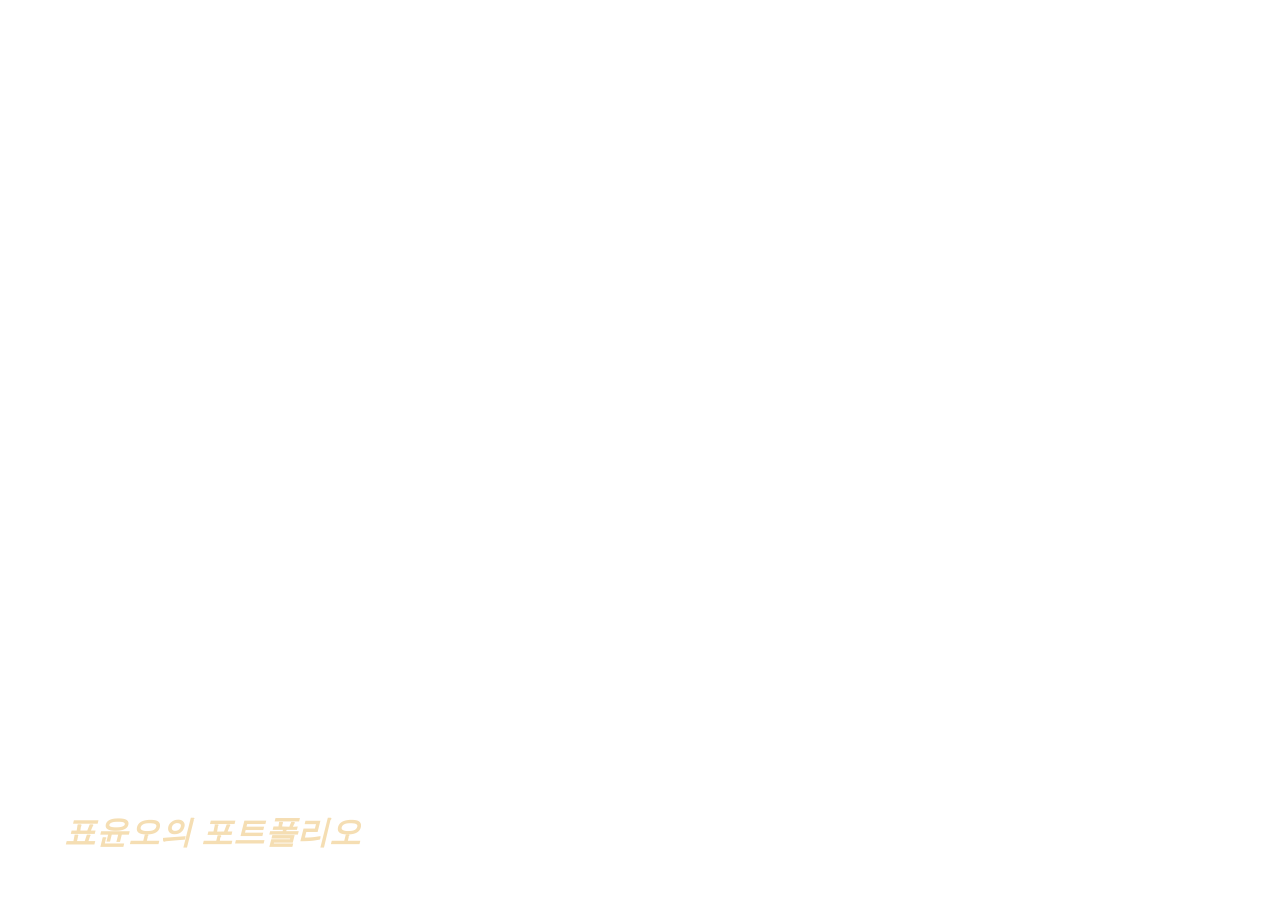
<file: index.html>
<!doctype html>
<html lang="ko">
  <head>
    <meta charset="UTF-8" />
    <meta http-equiv="X-UA-Compatible" content="IE=edge" />
    <meta name="viewport" content="width=device-width, initial-scale=1.0" />
    <meta name="description" content="게임 개발 교육 사이트" />
    <meta name="author" content="게임 개발 교육 팀" />
    <meta name="keywords" content="게임 개발, 교육, 튜토리얼" />

    <meta property="og:type" content="website" />
    <meta property="og:site_name" content="표윤오의 문서창고" />
    <meta property="og:title" content="intro" />
    <meta property="og:description" content="게임 기획서 모음!" />
    <meta property="og:image" content="./name_seo.png" />

    <!-- <meta property="og:image:width" content="1200" />
    <meta property="og:image:height" content="630" /> -->

    <!-- 자신의 홈페이지 주소로 URL을 변경할 것!!! -->
    <meta property="og:url" content="https://sbsgameacademy01.netlify.app" />
    <link rel="stylesheet" href="/main.css" />
    <link rel="icon" type="image/x-icon" href="/favicon.ico" />
    <title>Intro</title>
  </head>

  <body>
    <div style="position: fixed; z-index: -1; width: 100%; height: 100%">
      <iframe 
          width="100%" 
          height="100%" 
          src="https://www.youtube.com/embed/2KbpXbsqH84?si=MGAOwqonzY-Dx4-i&autoplay=1&mute=1&loop=1&playlist=2KbpXbsqH84"
          title="YouTube video player" frameborder="0"
          allow="accelerometer; autoplay; clipboard-write; encrypted-media; gyroscope; picture-in-picture; web-share"
          referrerpolicy="strict-origin-when-cross-origin" allowfullscreen>
      </iframe>
      <!-- <iframe 
        width="100%" 
        height="100%" 
        src="https://www.youtube.com/embed/QhTJUwpaj50?si=1dVtHrXPAYajFmL2&autoplay=1&mute=1&loop=1&playlist=QhTJUwpaj50" 
        title="YouTube video player" 
        frameborder="0" 
        allow="accelerometer; autoplay; clipboard-write; encrypted-media; gyroscope; picture-in-picture; web-share" 
        referrerpolicy="strict-origin-when-cross-origin" 
        allowfullscreen>
      </iframe> -->
      <!-- <iframe
        width="100%"
        height="100%"
        src="https://www.youtube.com/embed/Vo7dmyj6tOk?si=lH3Lf0yAweDdw3IH&autoplay=1&mute=1&loop=1&playlist=Vo7dmyj6tOk" 
        title="YouTube video player"
        frameborder="0"
        allow="
          accelerometer;
          autoplay;
          clipboard-write;
          encrypted-media;
          gyroscope;
          picture-in-picture;
          web-share;
        "
        referrerpolicy="strict-origin-when-cross-origin"
        allowfullscreen
      >
      </iframe> -->
      
      <!-- <iframe 
        width="560" height="315" 
        src="https://www.youtube.com/embed/qZijew4BVvs?si=rllbqYjTH1FqHyXT&autoplay=1&mute=1&loop=1&playlist=qZijew4BVvs" 
        title="YouTube video player" frameborder="0" 
        allow="accelerometer; autoplay; clipboard-write; encrypted-media; gyroscope; picture-in-picture; web-share" 
        referrerpolicy="strict-origin-when-cross-origin" allowfullscreen>
      </iframe> -->

    </div>
    <div>
      <a id="portfolio-link" href="/pages/index.html">표윤오의 포트폴리오</a>
      <!-- <a id="pl" href="/pages/index.html">YYY의 포트폴리오</a> -->
    </div>
  </body>
</html>
</file>
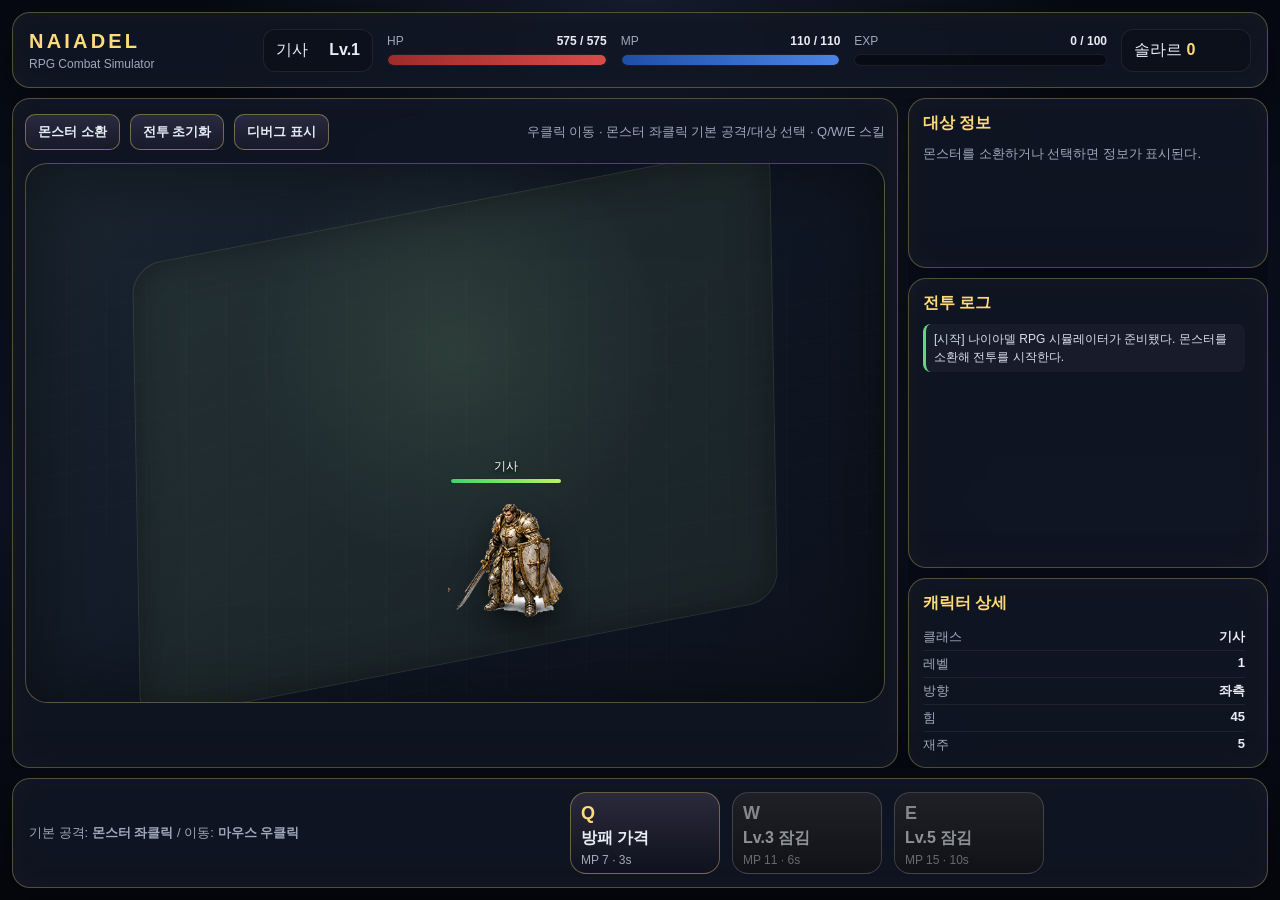
<file: contents/naiadel_simulator_v6/index.html>
<!doctype html>
<html lang="ko">
<head>
  <meta charset="utf-8" />
  <meta name="viewport" content="width=device-width, initial-scale=1" />
  <title>NAIADEL RPG Simulator</title>
  <link rel="stylesheet" href="style.css" />
</head>
<body>
  <div id="app">
    <header class="top-hud">
      <div class="brand">
        <span class="brand-mark">NAIADEL</span>
        <span class="brand-sub">RPG Combat Simulator</span>
      </div>
      <div class="hud-stat identity">
        <span id="className">기사</span>
        <strong>Lv.<span id="playerLevel">1</span></strong>
      </div>
      <div class="bar-group">
        <div class="bar-label"><span>HP</span><strong id="hpText">0 / 0</strong></div>
        <div class="bar hp"><span id="hpBar"></span></div>
      </div>
      <div class="bar-group">
        <div class="bar-label"><span>MP</span><strong id="mpText">0 / 0</strong></div>
        <div class="bar mp"><span id="mpBar"></span></div>
      </div>
      <div class="bar-group exp-group">
        <div class="bar-label"><span>EXP</span><strong id="expText">0 / 100</strong></div>
        <div class="bar exp"><span id="expBar"></span></div>
      </div>
      <div class="hud-stat solar">솔라르 <strong id="solarText">0</strong></div>
    </header>

    <main class="layout">
      <section class="field-panel">
        <div class="field-toolbar">
          <button id="spawnBtn">몬스터 소환</button>
          <button id="resetCombatBtn">전투 초기화</button>
          <button id="debugBtn" aria-pressed="false">디버그 표시</button>
          <span class="hint">우클릭 이동 · 몬스터 좌클릭 기본 공격/대상 선택 · Q/W/E 스킬</span>
        </div>
        <div id="battlefield" class="battlefield" oncontextmenu="return false;">
          <div class="field-grid"></div>
          <div id="rangeLayer" class="range-layer"></div>
          <div id="fxLayer" class="fx-layer"></div>
          <div id="playerUnit" class="unit player"></div>
          <div id="monsterUnit" class="unit monster hidden"></div>
          <div id="moveMarker" class="move-marker hidden"></div>
        </div>
      </section>

      <aside class="side-panel">
        <section class="panel-card target-card">
          <h2>대상 정보</h2>
          <div id="targetInfo" class="target-info empty">몬스터를 소환하거나 선택하면 정보가 표시된다.</div>
        </section>

        <section class="panel-card log-card">
          <h2>전투 로그</h2>
          <div id="combatLog" class="combat-log"></div>
        </section>

        <section class="panel-card details-card">
          <h2>캐릭터 상세</h2>
          <div id="characterDetails" class="details-grid"></div>
        </section>
      </aside>
    </main>

    <footer class="bottom-hud">
      <div class="input-help">기본 공격: <strong>몬스터 좌클릭</strong> / 이동: <strong>마우스 우클릭</strong></div>
      <div id="skillSlots" class="skill-slots"></div>
    </footer>
  </div>

  <script src="game.js"></script>
</body>
</html>
</file>
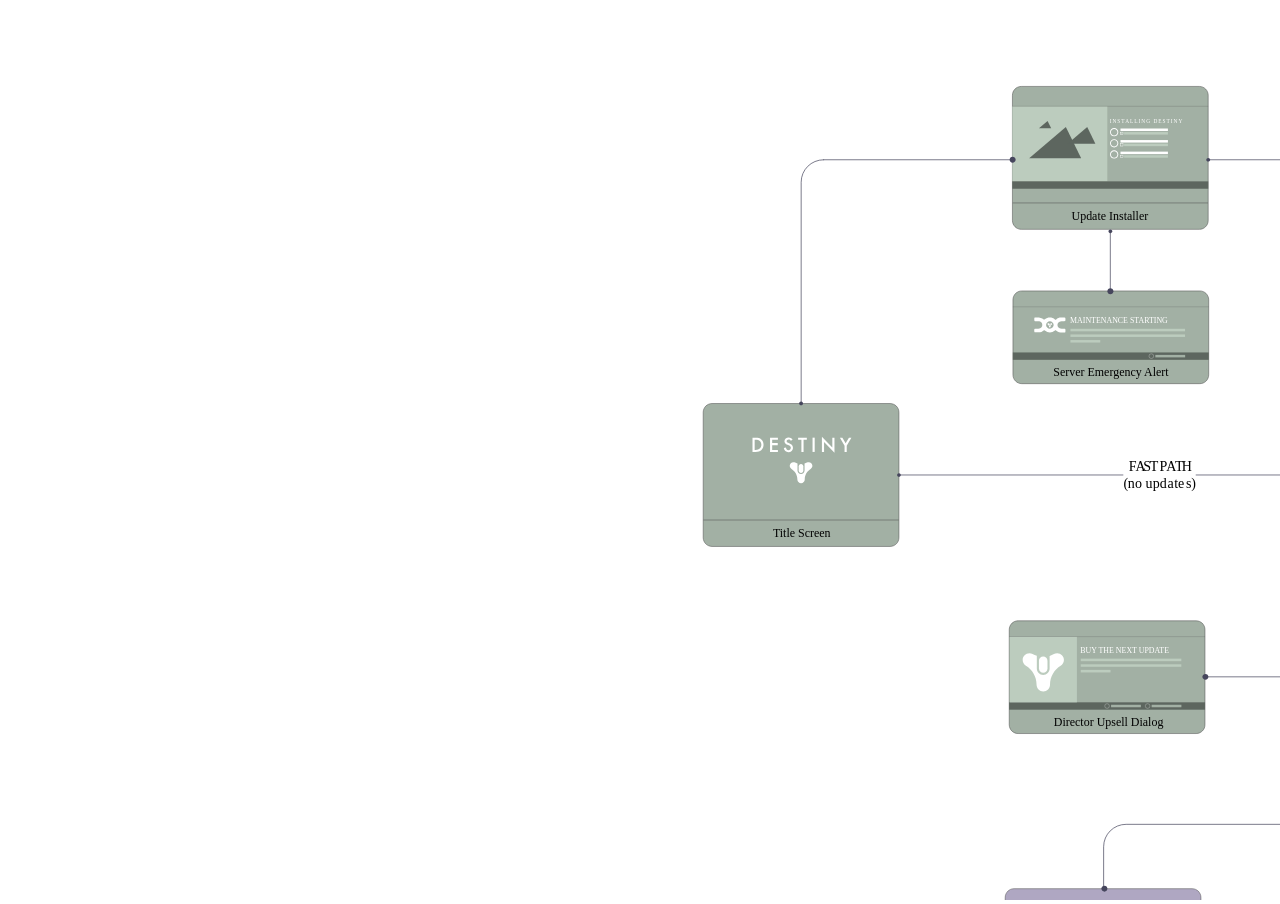
<file: pages/page11.html>
<!doctype html>
<html lang="ko">
  <head>
    <meta charset="UTF-8" />
    <meta name="viewport" content="width=device-width, initial-scale=1.0" />
    <title>문서1</title>
    <style>
      #myPDF {
        width: 100%;
        height: 100vh;
      }

      body {
        margin: 0;
        padding: 0;
        overflow: hidden;
      }
    </style>
  </head>
  <body>
    <iframe
      title="document"
      id="myPDF"
      src="/contents/Destiny_flowchart_v9.svg"
      frameborder="0"
    ></iframe>
  </body>
</html>
</file>
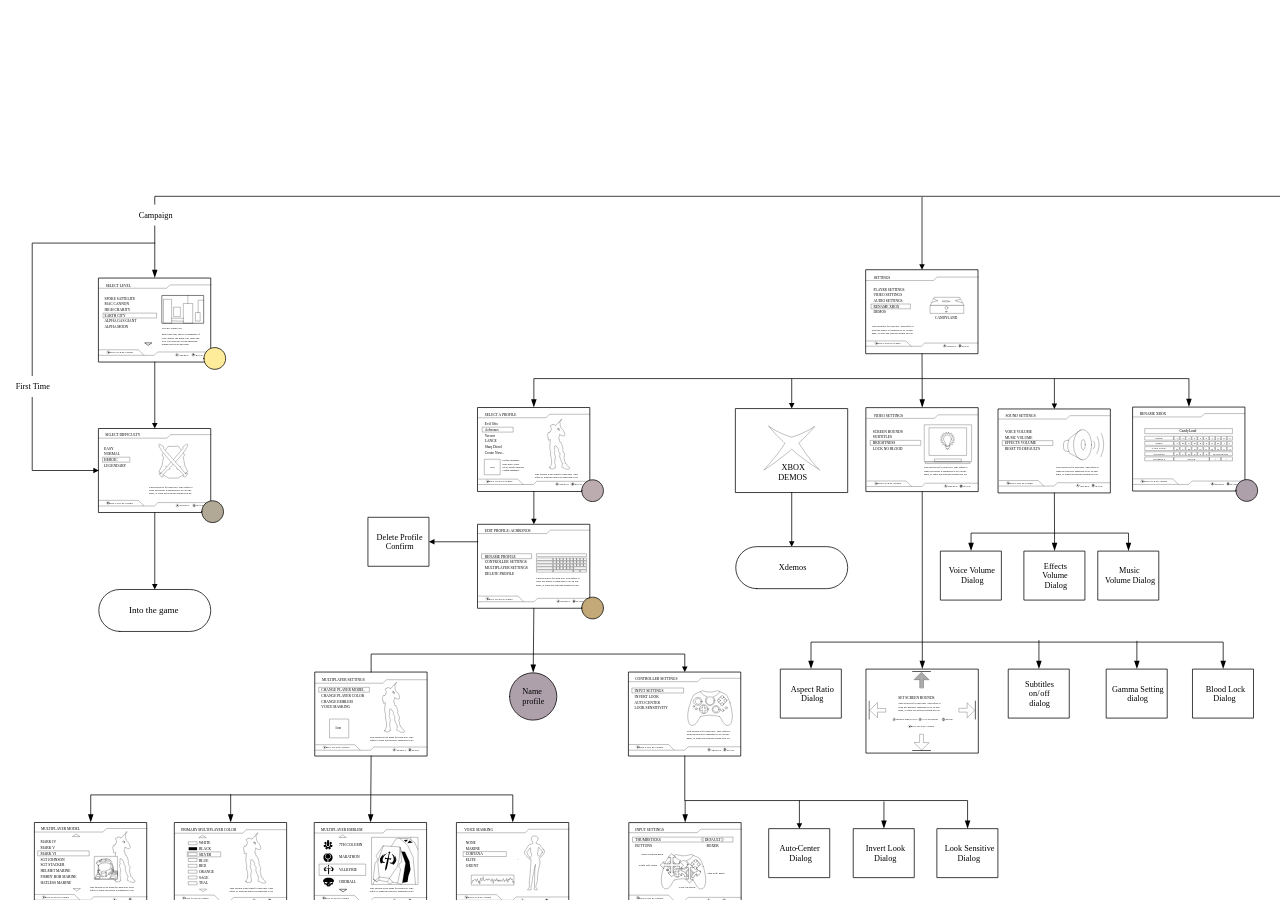
<file: pages/page12.html>
<!doctype html>
<html lang="ko">
  <head>
    <meta charset="UTF-8" />
    <meta name="viewport" content="width=device-width, initial-scale=1.0" />
    <title>문서1</title>
    <style>
      #myPDF {
        width: 100%;
        height: 100vh;
      }

      body {
        margin: 0;
        padding: 0;
        overflow: hidden;
      }
    </style>
  </head>
  <body>
    <iframe
      title="document"
      id="myPDF"
      src="/contents/halo2_for+plotter.svg"
      frameborder="0"
    ></iframe>
  </body>
</html>
</file>
<file: main.css>
body {
  padding: 0;
  margin: 0;
  height: 100vh;
}

#portfolio-link {
  /* display: flex; */
  position: fixed;
  left: 5%;
  bottom: 5%;
  color: wheat;
  text-decoration: none;
  font-family:
    "Lucida Sans", "Lucida Sans Regular", "Lucida Grande",
    "Lucida Sans Unicode", Geneva, Verdana, sans-serif;
  font-size: 2rem;
  font-weight: 800;
  font-style: italic;
}

#pl {
  /* display: flex; */
  position: fixed;
  left: 5%;
  bottom: 5%;
  color: #ffff00;
  text-decoration: none;
  font-family:
    "Lucida Sans", "Lucida Sans Regular", "Lucida Grande",
    "Lucida Sans Unicode", Geneva, Verdana, sans-serif;
  font-size: 2rem;
  font-weight: 800;
  font-style: italic;
}
</file>
<file: contents/naiadel_simulator_v6/style.css>
:root {
  --bg: #090d17;
  --panel: rgba(16, 22, 36, 0.88);
  --panel-strong: rgba(20, 28, 46, 0.96);
  --line: rgba(218, 188, 112, 0.35);
  --gold: #d8b463;
  --gold-strong: #ffda7a;
  --text: #e9edf6;
  --muted: #9fa9ba;
  --hp: #d84a4a;
  --mp: #4b84e6;
  --exp: #b97dff;
  --green: #55d37a;
}

* { box-sizing: border-box; }
html, body { height: 100%; }
body {
  margin: 0;
  background:
    radial-gradient(circle at 50% 0%, rgba(80, 100, 150, 0.22), transparent 40%),
    linear-gradient(180deg, #060912, #0c1020 56%, #05070d);
  color: var(--text);
  font-family: Pretendard, -apple-system, BlinkMacSystemFont, "Segoe UI", sans-serif;
  overflow: hidden;
}

button {
  border: 1px solid rgba(255, 218, 122, 0.4);
  background: linear-gradient(180deg, #2a2940, #171a29);
  color: var(--text);
  border-radius: 10px;
  padding: 8px 12px;
  cursor: pointer;
  font-weight: 700;
}
button:hover { border-color: var(--gold-strong); filter: brightness(1.08); }

#app {
  display: grid;
  grid-template-rows: 76px minmax(0, 1fr) 110px;
  gap: 10px;
  height: 100vh;
  min-height: 720px;
  padding: 12px;
  overflow: hidden;
}

.top-hud, .bottom-hud, .field-panel, .side-panel .panel-card {
  border: 1px solid var(--line);
  background: var(--panel);
  box-shadow: 0 18px 60px rgba(0, 0, 0, 0.35), inset 0 0 30px rgba(255, 218, 122, 0.03);
  backdrop-filter: blur(10px);
}

.top-hud {
  display: grid;
  grid-template-columns: 220px 110px 1fr 1fr 1.15fr 130px;
  align-items: center;
  gap: 14px;
  padding: 12px 16px;
  border-radius: 18px;
}
.brand { display: flex; flex-direction: column; gap: 4px; }
.brand-mark { color: var(--gold-strong); font-size: 20px; font-weight: 900; letter-spacing: 0.16em; }
.brand-sub { color: var(--muted); font-size: 12px; }
.hud-stat { padding: 10px 12px; border: 1px solid rgba(255,255,255,0.08); border-radius: 12px; background: rgba(0,0,0,0.18); }
.identity { display: flex; justify-content: space-between; align-items: center; gap: 8px; }
.solar strong { color: var(--gold-strong); }

.bar-group { display: flex; flex-direction: column; gap: 6px; min-width: 0; }
.bar-label { display: flex; justify-content: space-between; font-size: 12px; color: var(--muted); }
.bar-label strong { color: var(--text); }
.bar { height: 12px; border-radius: 999px; overflow: hidden; background: rgba(0,0,0,0.45); border: 1px solid rgba(255,255,255,0.08); }
.bar span { display: block; width: 100%; height: 100%; border-radius: 999px; transition: width 0.25s ease; }
.bar.hp span { background: linear-gradient(90deg, #9e2b2b, var(--hp)); }
.bar.mp span { background: linear-gradient(90deg, #1f4ea8, var(--mp)); }
.bar.exp span { background: linear-gradient(90deg, #6a3ab4, var(--exp)); }

.layout { display: grid; grid-template-columns: minmax(720px, 1fr) 360px; gap: 10px; min-height: 0; overflow: hidden; }
.field-panel { border-radius: 18px; padding: 12px; min-width: 0; min-height: 0; display: flex; flex-direction: column; gap: 10px; overflow: hidden; }
.field-toolbar { display: flex; align-items: center; gap: 10px; min-height: 42px; }
.hint { margin-left: auto; font-size: 13px; color: var(--muted); }

.battlefield {
  position: relative;
  width: 960px;
  height: 540px;
  max-width: 100%;
  margin: 0 auto;
  overflow: hidden;
  border-radius: 22px;
  border: 1px solid rgba(255, 218, 122, 0.28);
  background:
    radial-gradient(circle at 50% 35%, rgba(98, 129, 98, 0.24), transparent 38%),
    linear-gradient(135deg, #1b2631, #101825 52%, #0c111c);
  box-shadow: inset 0 0 80px rgba(0,0,0,0.5);
  cursor: crosshair;
}
.battlefield::before {
  content: "";
  position: absolute;
  left: 110px; right: 110px; top: 40px; bottom: 40px;
  background: rgba(78, 100, 72, 0.22);
  border: 1px solid rgba(255,255,255,0.06);
  transform: skewY(-10deg) rotate(-1deg);
  border-radius: 28px;
  box-shadow: inset 0 0 40px rgba(0,0,0,0.35);
}
.field-grid {
  position: absolute;
  inset: 0;
  opacity: 0.28;
  background-image:
    linear-gradient(rgba(255,255,255,0.05) 1px, transparent 1px),
    linear-gradient(90deg, rgba(255,255,255,0.05) 1px, transparent 1px);
  background-size: 40px 40px;
  transform: skewY(-10deg);
}
.range-layer, .fx-layer { position: absolute; inset: 0; pointer-events: none; }

.unit {
  position: absolute;
  width: 72px;
  height: 72px;
  transform: translate(-50%, -50%);
  transition: filter 0.12s ease, transform 0.12s ease;
  z-index: 10;
  user-select: none;
  pointer-events: auto;
}
.unit svg { width: 100%; height: 100%; display: block; }
.unit.player {
  z-index: 25;
  width: 132px;
  height: 132px;
}
.player-sprite {
  width: 100%;
  height: 100%;
  display: block;
  object-fit: contain;
  filter: drop-shadow(0 14px 14px rgba(0,0,0,0.55));
  image-rendering: auto;
  pointer-events: none;
}
.unit.monster { z-index: 20; cursor: pointer; }
.unit.selected { filter: drop-shadow(0 0 10px #ffd36a); }
.unit.hit { animation: hitFlash 0.18s ease; }
.unit.dead { opacity: 0.2; filter: grayscale(1); pointer-events: none; }
.hidden { display: none !important; }

@keyframes hitFlash {
  0% { filter: brightness(2) drop-shadow(0 0 8px #ff4040); transform: translate(-50%, -50%) scale(1.08); }
  100% { filter: none; transform: translate(-50%, -50%) scale(1); }
}

.unit-hp-bar {
  position: absolute;
  left: 10px;
  right: 10px;
  top: -10px;
  height: 6px;
  background: rgba(0,0,0,0.65);
  border-radius: 999px;
  overflow: hidden;
  border: 1px solid rgba(255,255,255,0.1);
}
.unit-hp-bar span { display: block; width: 100%; height: 100%; background: linear-gradient(90deg, #43d36c, #b7f36b); }
.nameplate {
  position: absolute;
  left: 50%;
  top: -30px;
  transform: translateX(-50%);
  font-size: 12px;
  color: #fff;
  text-shadow: 0 2px 4px #000;
  white-space: nowrap;
}

.move-marker {
  position: absolute;
  width: 22px; height: 22px;
  border-radius: 50%;
  border: 2px solid var(--gold-strong);
  transform: translate(-50%, -50%);
  box-shadow: 0 0 16px rgba(255,218,122,0.65);
  z-index: 8;
  animation: markerPulse 0.9s ease infinite;
}
@keyframes markerPulse { 0%,100%{ opacity:0.7; scale:0.85;} 50%{ opacity:1; scale:1.1;} }
.damage-number {
  position: absolute;
  font-weight: 900;
  color: #fff3b0;
  text-shadow: 0 2px 6px #000;
  animation: floatDamage 0.75s ease forwards;
  pointer-events: none;
  z-index: 70;
}
@keyframes floatDamage { to { transform: translateY(-34px); opacity: 0; } }
.range-circle, .debug-circle {
  position: absolute;
  border-radius: 50%;
  transform: translate(-50%, -50%);
  pointer-events: none;
}
.debug-circle.detect { border: 1px dashed rgba(112, 213, 255, 0.55); background: rgba(112, 213, 255, 0.05); }
.debug-circle.return { border: 1px dashed rgba(255, 96, 96, 0.55); background: rgba(255, 96, 96, 0.03); }
.skill-line {
  position: absolute;
  height: 38px;
  background: rgba(255, 216, 106, 0.18);
  border: 1px solid rgba(255, 216, 106, 0.65);
  transform-origin: left center;
  border-radius: 999px;
}
.skill-burst {
  position: absolute;
  border-radius: 50%;
  background: rgba(255, 216, 106, 0.18);
  border: 1px solid rgba(255, 216, 106, 0.65);
  transform: translate(-50%, -50%);
  animation: burstFade 0.35s ease forwards;
}
@keyframes burstFade { to { opacity: 0; scale: 1.35; } }

.side-panel { display: grid; grid-template-rows: 170px minmax(0, 1fr) 190px; gap: 10px; min-height: 0; overflow: hidden; }
.panel-card { border-radius: 18px; padding: 14px; min-height: 0; overflow: hidden; }
.panel-card h2 { margin: 0 0 10px; color: var(--gold-strong); font-size: 16px; }
.target-info, .details-grid { font-size: 13px; color: var(--text); }
.target-info.empty { color: var(--muted); line-height: 1.6; }
.info-row, .detail-row { display: flex; justify-content: space-between; gap: 12px; padding: 4px 0; border-bottom: 1px solid rgba(255,255,255,0.06); }
.info-row span, .detail-row span { color: var(--muted); }
.log-card {
  display: flex;
  flex-direction: column;
  min-height: 0;
  height: 100%;
}
.combat-log {
  flex: 1;
  min-height: 0;
  max-height: 100%;
  overflow-y: auto;
  overscroll-behavior: contain;
  padding-right: 8px;
  font-size: 12px;
  line-height: 1.5;
  color: #d7deee;
  scrollbar-width: thin;
  scrollbar-color: rgba(255,218,122,0.65) rgba(0,0,0,0.28);
}
.combat-log::-webkit-scrollbar { width: 8px; }
.combat-log::-webkit-scrollbar-track { background: rgba(0,0,0,0.28); border-radius: 999px; }
.combat-log::-webkit-scrollbar-thumb { background: rgba(255,218,122,0.65); border-radius: 999px; }
.log-line { margin-bottom: 5px; padding: 6px 8px; border-radius: 8px; background: rgba(255,255,255,0.035); border-left: 3px solid rgba(255,255,255,0.12); }
.log-line.damage { border-color: #ff6464; }
.log-line.skill { border-color: #ffd36a; }
.log-line.reward { border-color: #62d87a; }
.log-line.warn { border-color: #ff9a45; color: #ffe1c4; }
.log-line.growth { border-color: #ba7aff; }

.bottom-hud {
  display: grid;
  grid-template-columns: 320px 1fr;
  align-items: center;
  gap: 14px;
  border-radius: 18px;
  padding: 12px 16px;
  height: 110px;
  min-height: 110px;
  max-height: 110px;
  overflow: hidden;
}
.input-help { color: var(--muted); font-size: 13px; }
.skill-slots { display: flex; justify-content: center; gap: 12px; min-width: 0; overflow: hidden; }
.skill-slot {
  position: relative;
  width: 150px;
  height: 82px;
  border-radius: 16px;
  border: 1px solid rgba(255, 218, 122, 0.36);
  background: linear-gradient(180deg, rgba(45,43,60,0.96), rgba(16,18,30,0.96));
  padding: 10px;
  overflow: hidden;
}
.skill-slot.locked { filter: grayscale(1); opacity: 0.58; }
.skill-key { color: var(--gold-strong); font-weight: 900; font-size: 18px; }
.skill-name { margin-top: 4px; font-weight: 800; }
.skill-meta { margin-top: 4px; color: var(--muted); font-size: 12px; }
.cooldown-cover {
  position: absolute;
  inset: 0;
  display: none;
  place-items: center;
  background: rgba(0,0,0,0.68);
  font-size: 22px;
  font-weight: 900;
}
.skill-slot.on-cooldown .cooldown-cover { display: grid; }

@media (max-width: 1200px) {
  body { overflow: auto; }
  #app { min-width: 1180px; }
}

/* v3: fixed scrollable side-panel information regions */
.target-card,
.details-card {
  display: flex;
  flex-direction: column;
  min-height: 0;
}

.target-info,
.details-grid {
  flex: 1;
  min-height: 0;
  overflow-y: auto;
  overscroll-behavior: contain;
  padding-right: 8px;
  scrollbar-width: thin;
  scrollbar-color: rgba(255,218,122,0.65) rgba(0,0,0,0.28);
}

.target-info::-webkit-scrollbar,
.details-grid::-webkit-scrollbar { width: 8px; }
.target-info::-webkit-scrollbar-track,
.details-grid::-webkit-scrollbar-track { background: rgba(0,0,0,0.28); border-radius: 999px; }
.target-info::-webkit-scrollbar-thumb,
.details-grid::-webkit-scrollbar-thumb { background: rgba(255,218,122,0.65); border-radius: 999px; }

/* v3: sprite frames are pre-cleaned PNGs; keep unit viewport fixed and prevent frame bleed */
.unit.player {
  overflow: visible;
}
.player-sprite {
  contain: paint;
}

/* v4: action casting / charge skill UI */
.charge-gauge {
  position: absolute;
  width: 132px;
  transform: translate(-50%, -50%);
  z-index: 90;
  pointer-events: none;
  padding: 6px 8px;
  border-radius: 10px;
  border: 1px solid rgba(255, 218, 122, 0.72);
  background: rgba(10, 12, 20, 0.82);
  box-shadow: 0 0 18px rgba(255, 218, 122, 0.36);
}
.charge-gauge-label {
  font-size: 10px;
  font-weight: 900;
  letter-spacing: 0.14em;
  color: var(--gold-strong);
  text-align: center;
  margin-bottom: 4px;
}
.charge-gauge-track {
  height: 8px;
  border-radius: 999px;
  overflow: hidden;
  background: rgba(0, 0, 0, 0.55);
  border: 1px solid rgba(255,255,255,0.08);
}
.charge-gauge-track span {
  display: block;
  width: 0%;
  height: 100%;
  background: linear-gradient(90deg, #d89532, #fff0a8);
  box-shadow: 0 0 10px rgba(255, 218, 122, 0.75);
}
.skill-slot.charging {
  border-color: var(--gold-strong);
  box-shadow: 0 0 18px rgba(255, 218, 122, 0.35), inset 0 0 22px rgba(255, 218, 122, 0.1);
}
</file>
